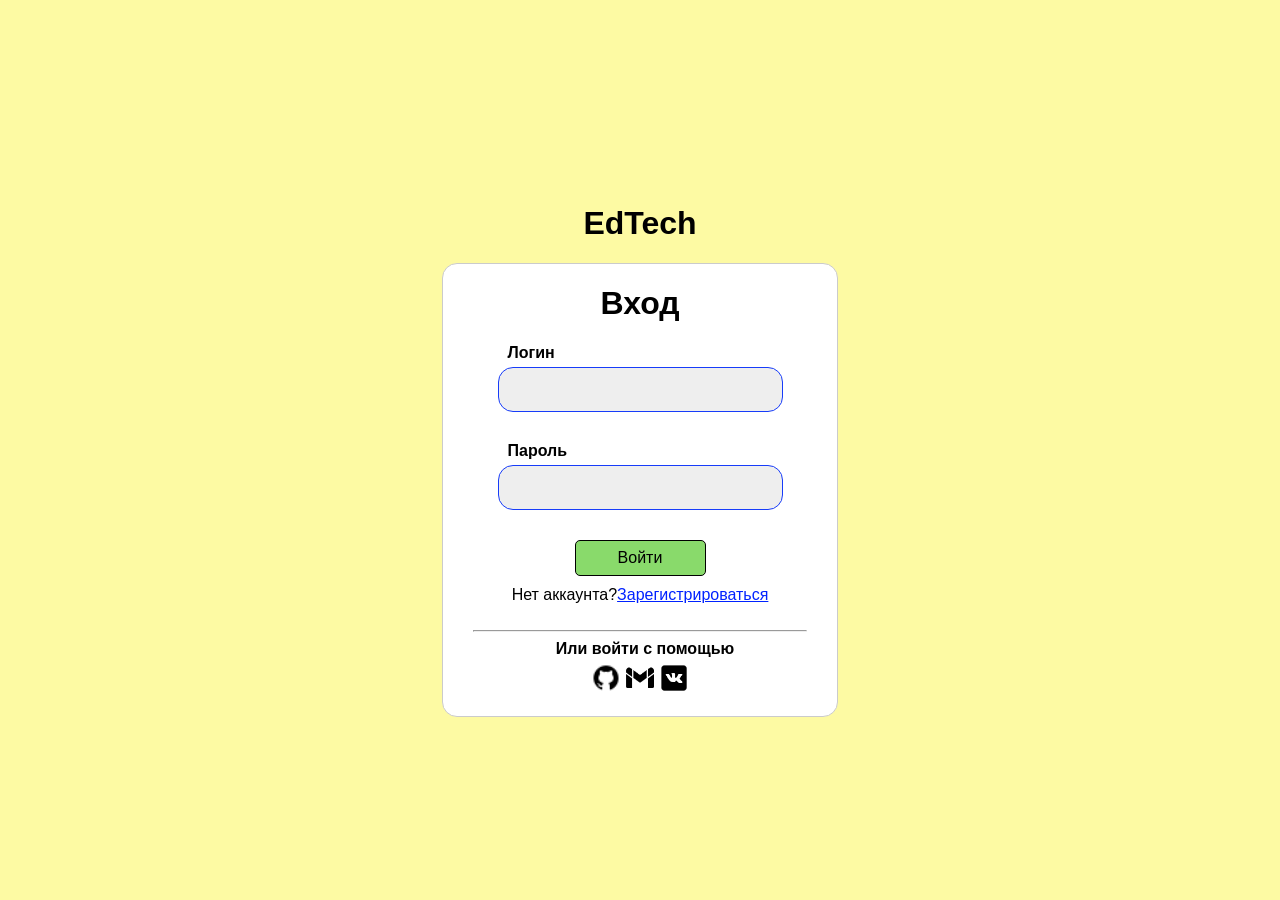
<file: index.html>
<!DOCTYPE html>
<html lang="en">
<head>
    <meta charset="UTF-8">
    <meta name="viewport" content="width=device-width, initial-scale=1.0">
    <link rel="stylesheet" href="style.css">
    <title>Document</title>
</head>
<body class="loginBody">
    <main class="loginMain">
        <h1>EdTech</h1>
        <div class="loginForm">
            <h1>Вход</h1>
            <div>
                <label>Логин</label>
                <input type="text">
            </div>
            <div>
                <label>Пароль</label>
                <input type="text">
            </div>
            <a class="loginBtn" href="main.html">Войти</a>
            <span>Нет аккаунта?<a href="registration.html">Зарегистрироваться</a></span>
            <hr>
            <label>Или войти с помощью</label>
            <div>
                <img src="/image/github.png" alt="">
                <img src="./image/gmail.png" alt="">
                <img src="./image/vk.png" alt="">
            </div>
        </div>
    </main>
</body>
</html>
</file>
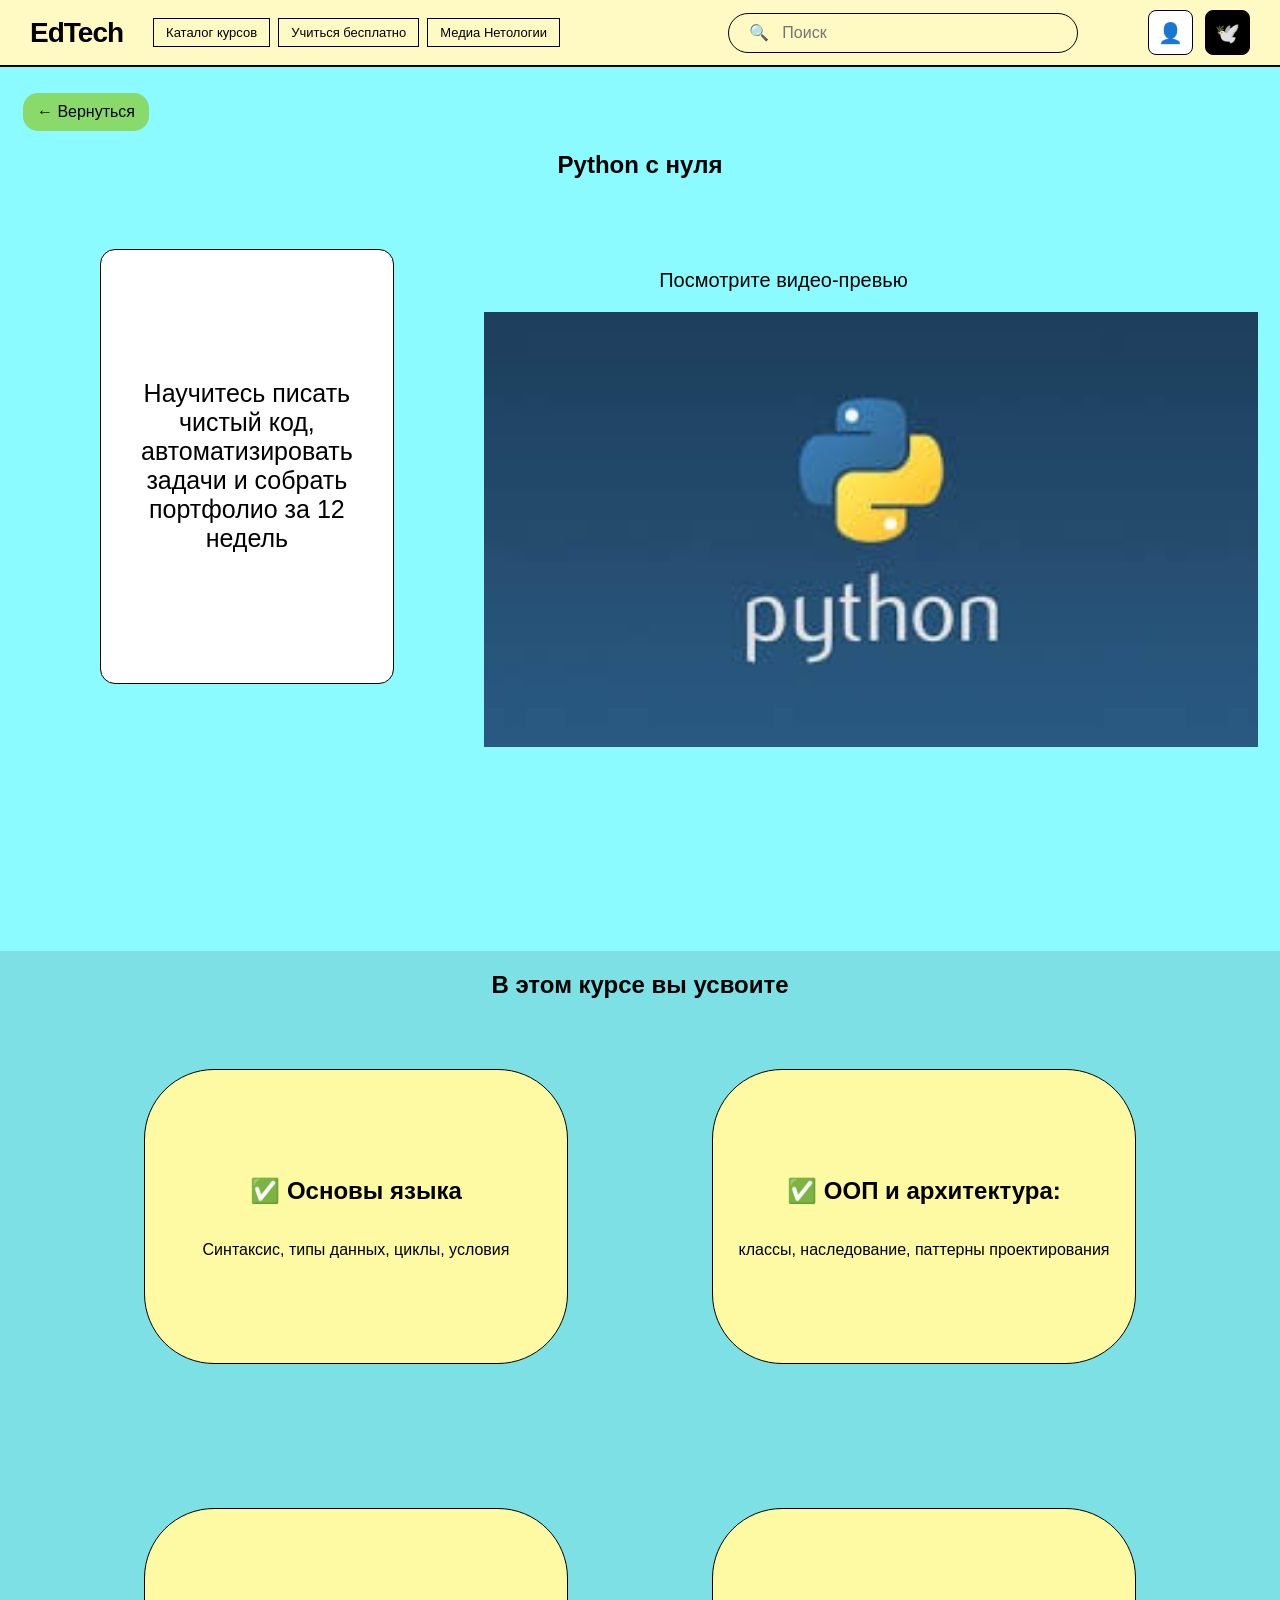
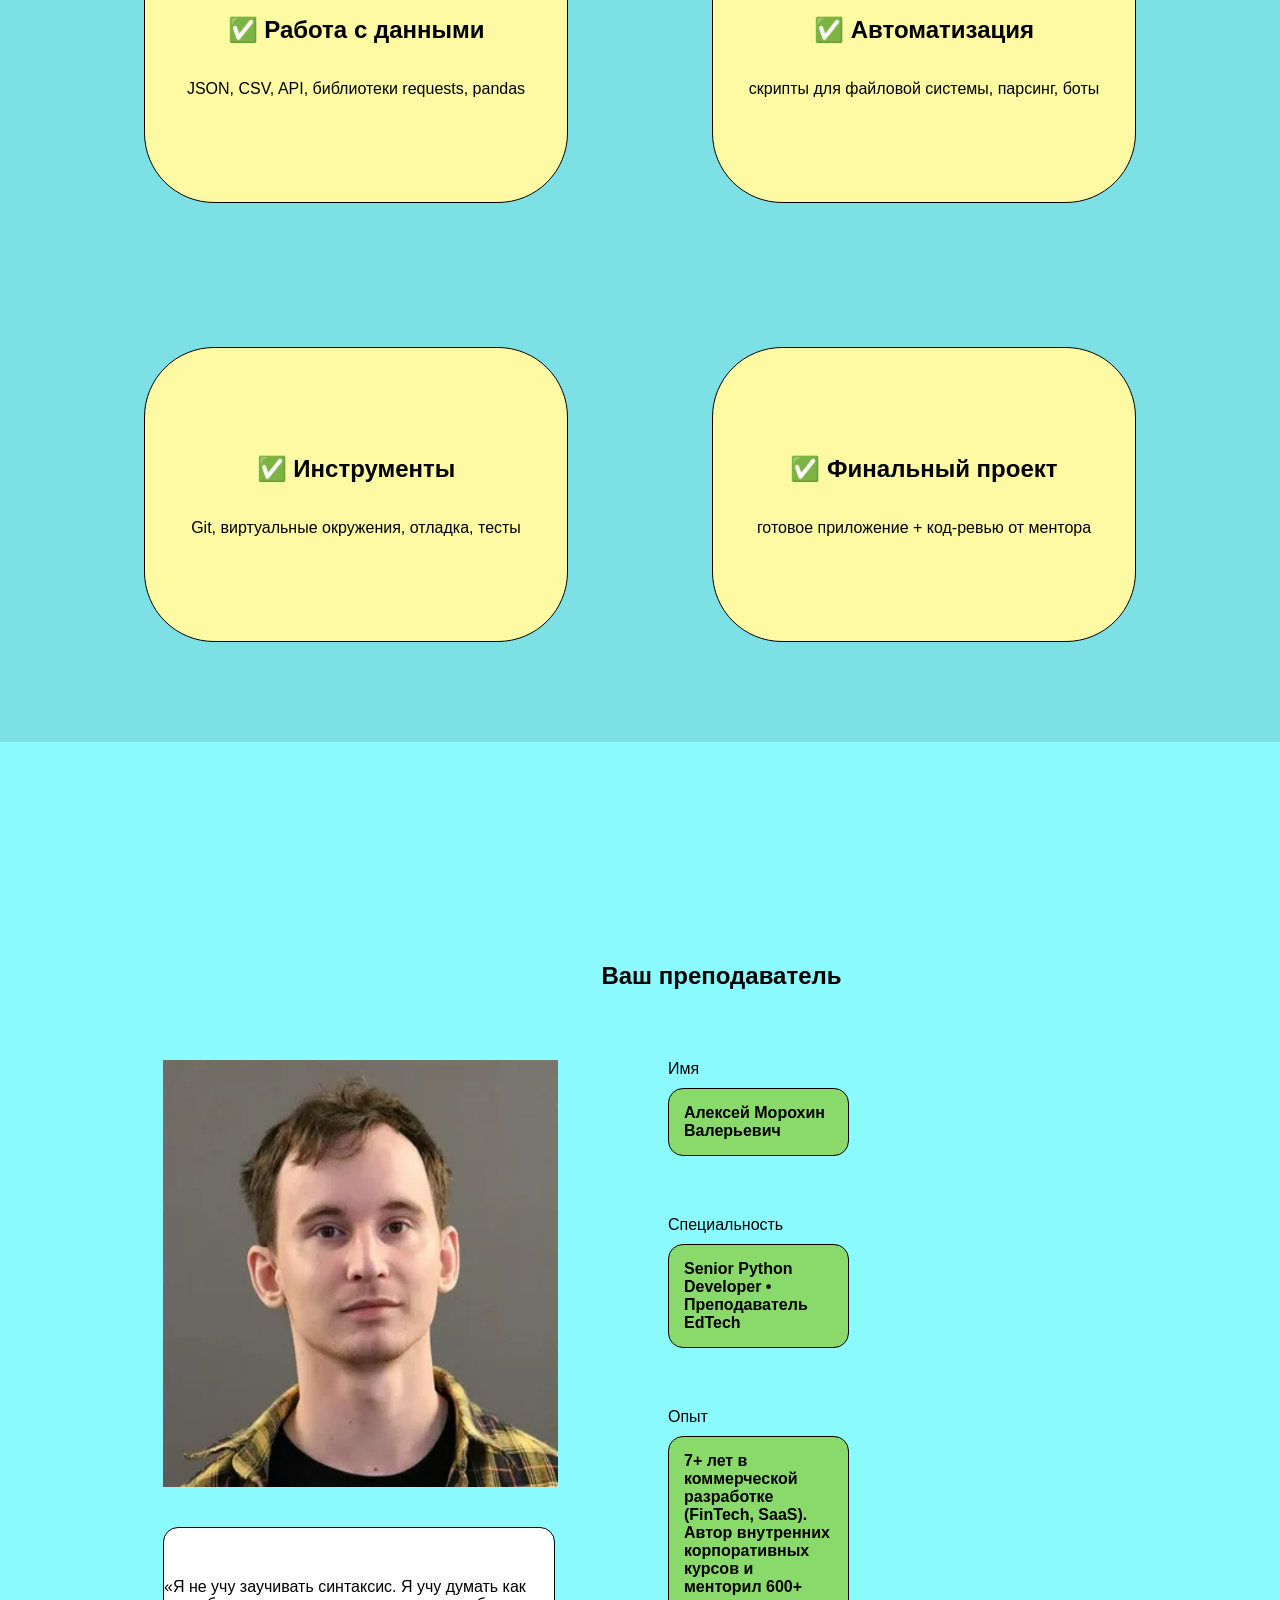
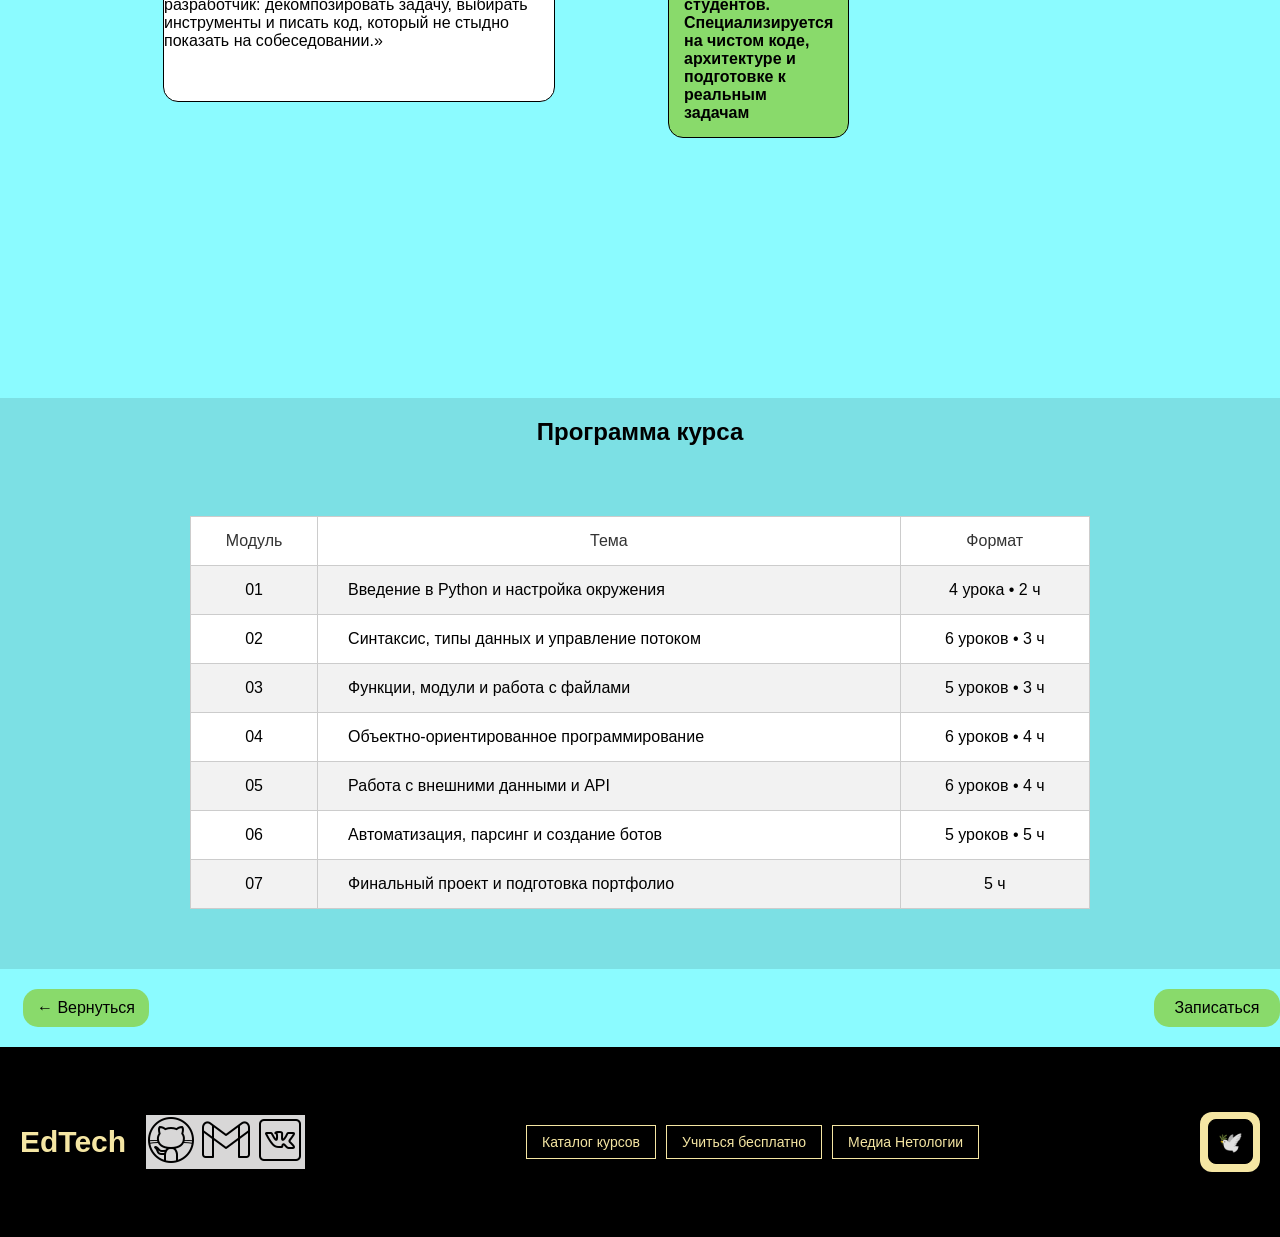
<file: course.html>
<!DOCTYPE html>
<html lang="en">

<head>
    <meta charset="UTF-8">
    <meta name="viewport" content="width=device-width, initial-scale=1.0">
    <link rel="stylesheet" href="style.css">
    <title>Document</title>
</head>

<body>
    <header class="main_header">

        <div class="header_left">
            <div class="logo">EdTech</div>
            <nav class="header">
                <a href="" class="link">Каталог курсов</a>
                <a href="" class="link">Учиться бесплатно</a>
                <a href="" class="link">Медиа Нетологии</a>
            </nav>
        </div>

        <div class="header_right">
            <div class="search_box">
                <input type="text" class="search_input" placeholder="🔍   Поиск">
            </div>

            <div class="menu">
                <a href="profil.html" class="icon_btn">👤</a>
                <a href="index.html" class="icon_btnk">🕊️</a>
            </div>
        </div>
    </header>


    <main>
        <section class="courseSection1">
            <a href="main.html" class="backBtn">← Вернуться</a>
            <h1>Python с нуля</h1>
            
            <div>
                <div class="section1Text">
                    <label>Научитесь писать чистый код, автоматизировать задачи и собрать портфолио за 12 недель</label>
                </div>
                <div>
                    <p>Посмотрите видео-превью</p>
                    <img src="./image/python.jpeg" alt="">
                </div>
            </div>
        </section>
        <section class="courseSection2">
            <h1>В этом курсе вы усвоите</h1>
            <div class="cardList">
                <div>
                    <h1>✅ Основы языка</h1>
                    <p>Синтаксис, типы данных, циклы, условия</p>
                </div>
                <div>
                    <h1>✅ ООП и архитектура:</h1>
                    <p>классы, наследование, паттерны проектирования</p>
                </div>
                <div>
                    <h1>✅ Работа с данными</h1>
                    <p>JSON, CSV, API, библиотеки requests, pandas</p>
                </div>
                <div>
                    <h1>✅ Автоматизация</h1>
                    <p>скрипты для файловой системы, парсинг, боты</p>
                </div>
                <div>
                    <h1>✅ Инструменты</h1>
                    <p> Git, виртуальные окружения, отладка, тесты</p>
                </div>
                <div>
                    <h1>✅ Финальный проект</h1>
                    <p> готовое приложение + код-ревью от ментора</p>
                </div>
            </div>
        </section>
        <section class="courseSection3">
            <h1>Ваш преподаватель</h1>
            <div>
                <div class="photo">
                    <img src="./image/препод.webp" alt="">
                    <label>«Я не учу заучивать синтаксис. Я учу думать как разработчик: декомпозировать задачу, выбирать
                        инструменты и писать код, который не стыдно показать на собеседовании.»</label>
                </div>
                <div class="infPrepod">
                    <span>Имя</span>
                    <label>Алексей Морохин Валерьевич</label>

                    <span>Специальность</span>
                    <label>Senior Python Developer • Преподаватель EdTech</label>

                    <span>Опыт</span>
                    <label>7+ лет в коммерческой разработке (FinTech, SaaS). Автор внутренних корпоративных курсов и
                        менторил 600+ студентов. Специализируется на чистом коде, архитектуре и подготовке к реальным
                        задачам</label>
                </div>
            </div>
        </section>
        <section class="courseSection4">
            <h1>Программа курса</h1>
            <table>
                <thead>
                    <tr class="header-row">
                        <th>Модуль</th>
                        <th>Тема</th>
                        <th>Формат</th>
                    </tr>
                </thead>
                <tbody>
                    <tr>
                        <td>01</td>
                        <td>Введение в Python и настройка окружения</td>
                        <td>4 урока • 2 ч</td>
                    </tr>
                    <tr>
                        <td>02</td>
                        <td>Синтаксис, типы данных и управление потоком</td>
                        <td>6 уроков • 3 ч</td>
                    </tr>
                    <tr>
                        <td>03</td>
                        <td>Функции, модули и работа с файлами</td>
                        <td>5 уроков • 3 ч</td>
                    </tr>
                    <tr>
                        <td>04</td>
                        <td>Объектно-ориентированное программирование</td>
                        <td>6 уроков • 4 ч</td>
                    </tr>
                    <tr>
                        <td>05</td>
                        <td>Работа с внешними данными и API</td>
                        <td>6 уроков • 4 ч</td>
                    </tr>
                    <tr>
                        <td>06</td>
                        <td>Автоматизация, парсинг и создание ботов</td>
                        <td>5 уроков • 5 ч</td>
                    </tr>
                    <tr>
                        <td>07</td>
                        <td>Финальный проект и подготовка портфолио</td>
                        <td>5 ч</td>
                    </tr>
                </tbody>
            </table>

        </section>
        <div class="courseBtn">
            <a href="main.html" class="backBtn">← Вернуться</a>
            <a class="backBtn">Записаться</a>
        </div>

    </main>


    <footer class="footer">
        <div class="footer-container">

            <div class="footer-left">
                <span class="footer-brand">EdTech</span>
                <div class="icons">
                    <img src="./image/githubw.png" alt="">
                    <img src="./image/gmailw.png" alt="">
                    <img src="./image/vkw.png" alt="">
                </div>
            </div>


            <div class="footer-middle">
                <a href="" class="footer-btn">Каталог курсов</a>
                <a href="" class="footer-btn">Учиться бесплатно</a>
                <a href="" class="footer-btn">Медиа Нетологии</a>
            </div>


            <div class="footer-right">
                <div class="swift-logo">
                    <a href="index.html" class="icon_btnk">🕊️</a>
                </div>
            </div>
        </div>
    </footer>
</body>

</html>
</file>
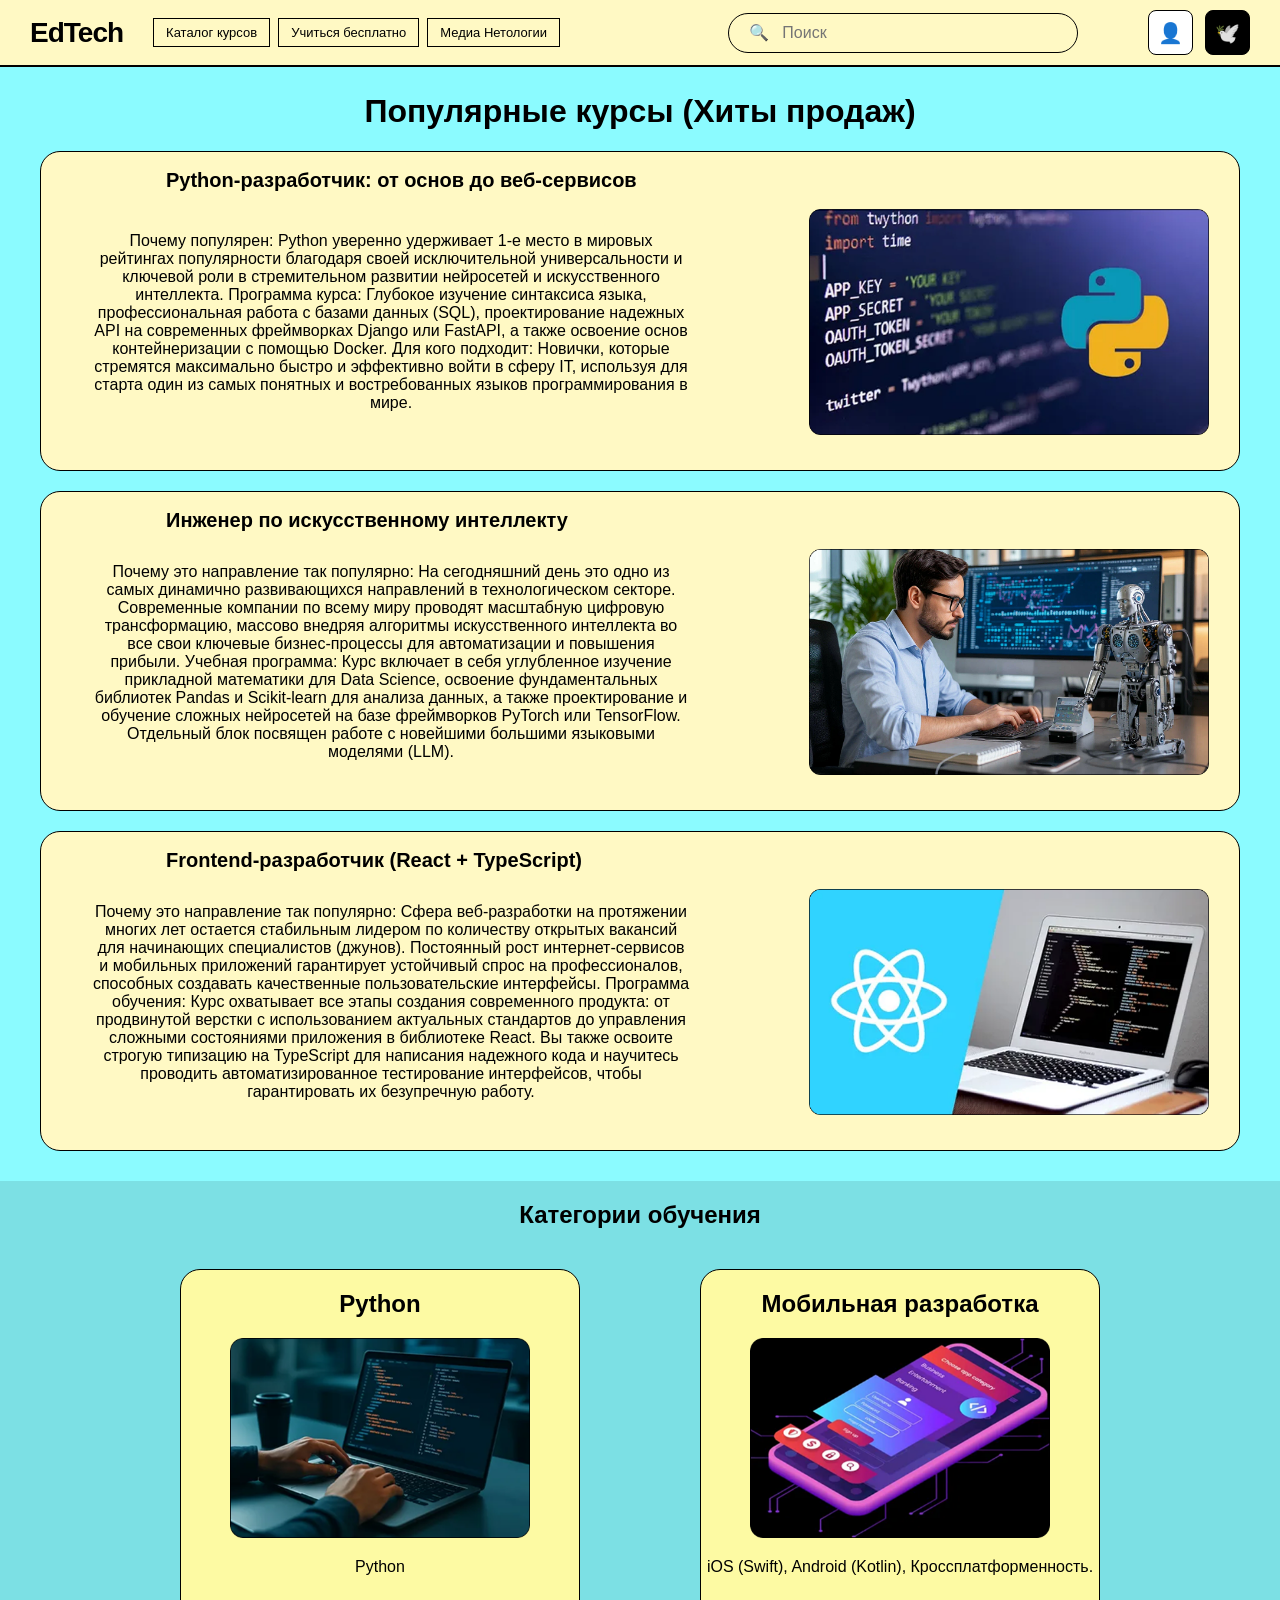
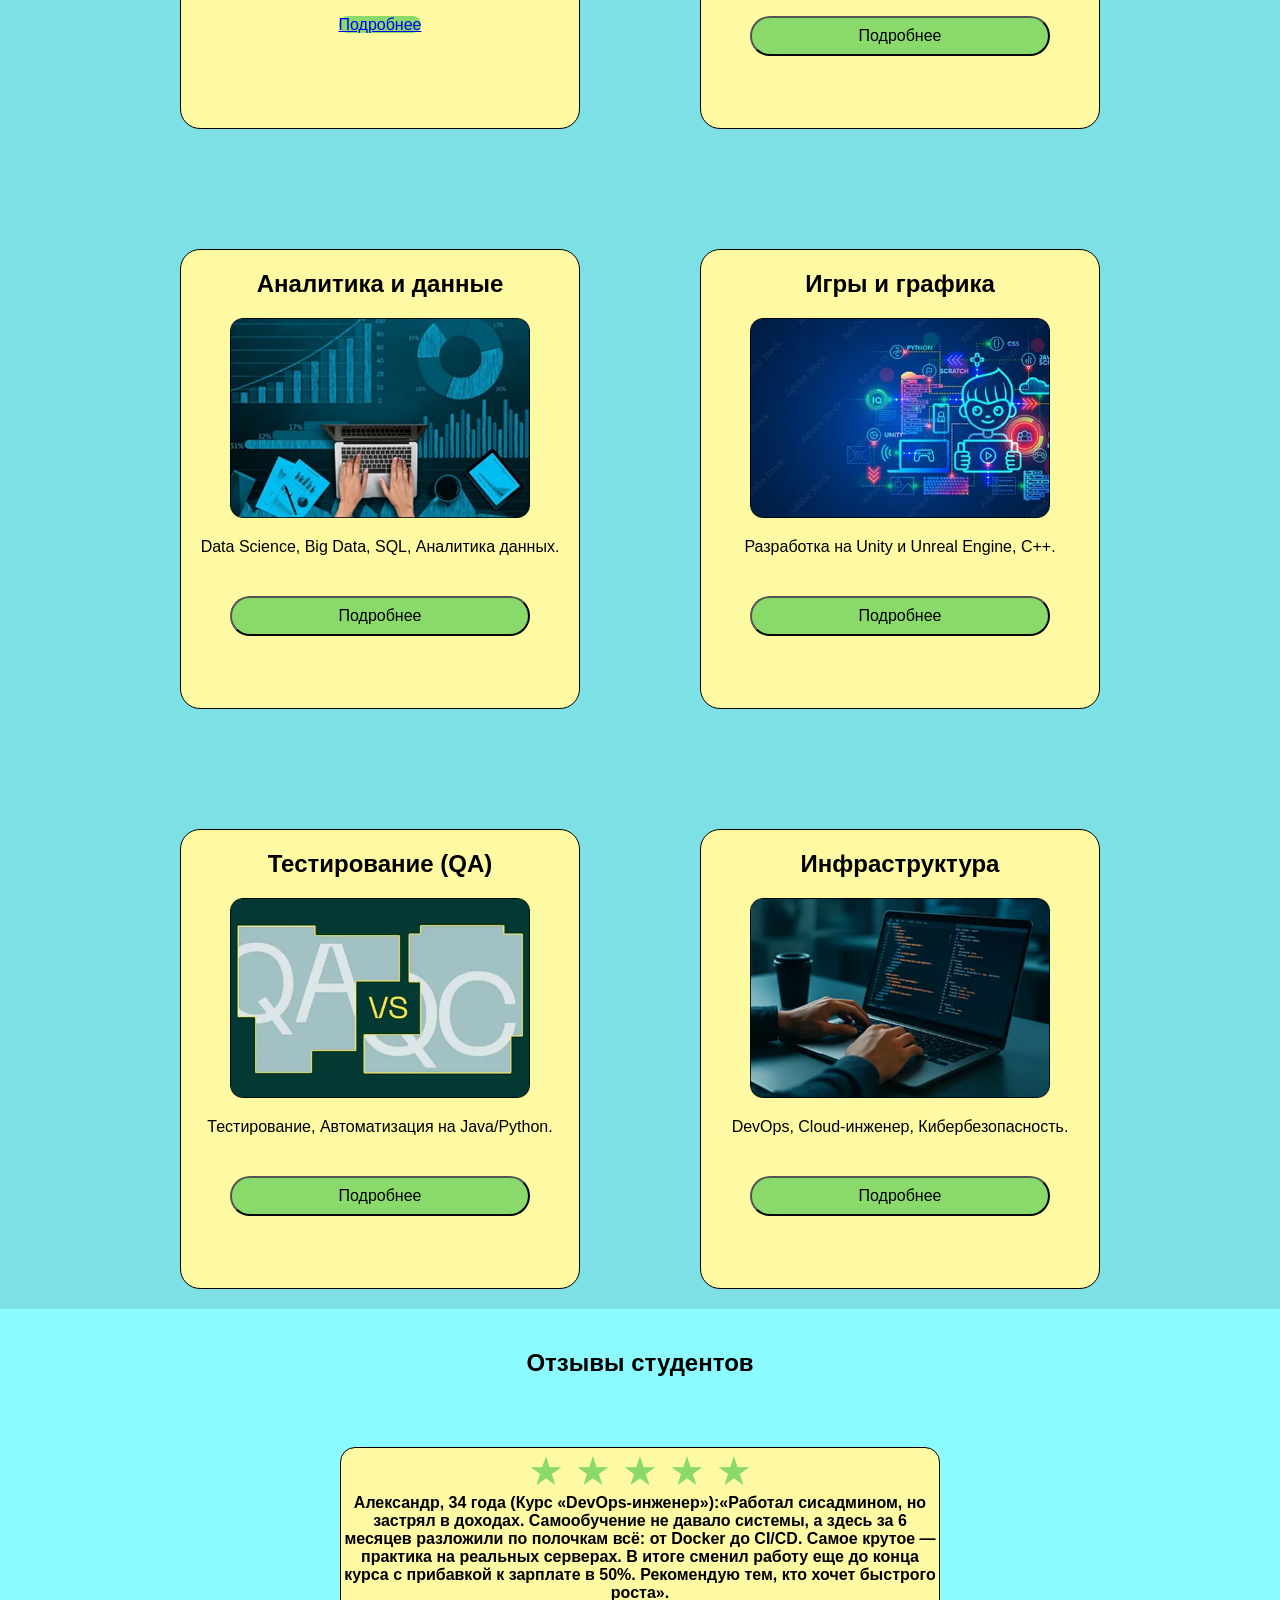
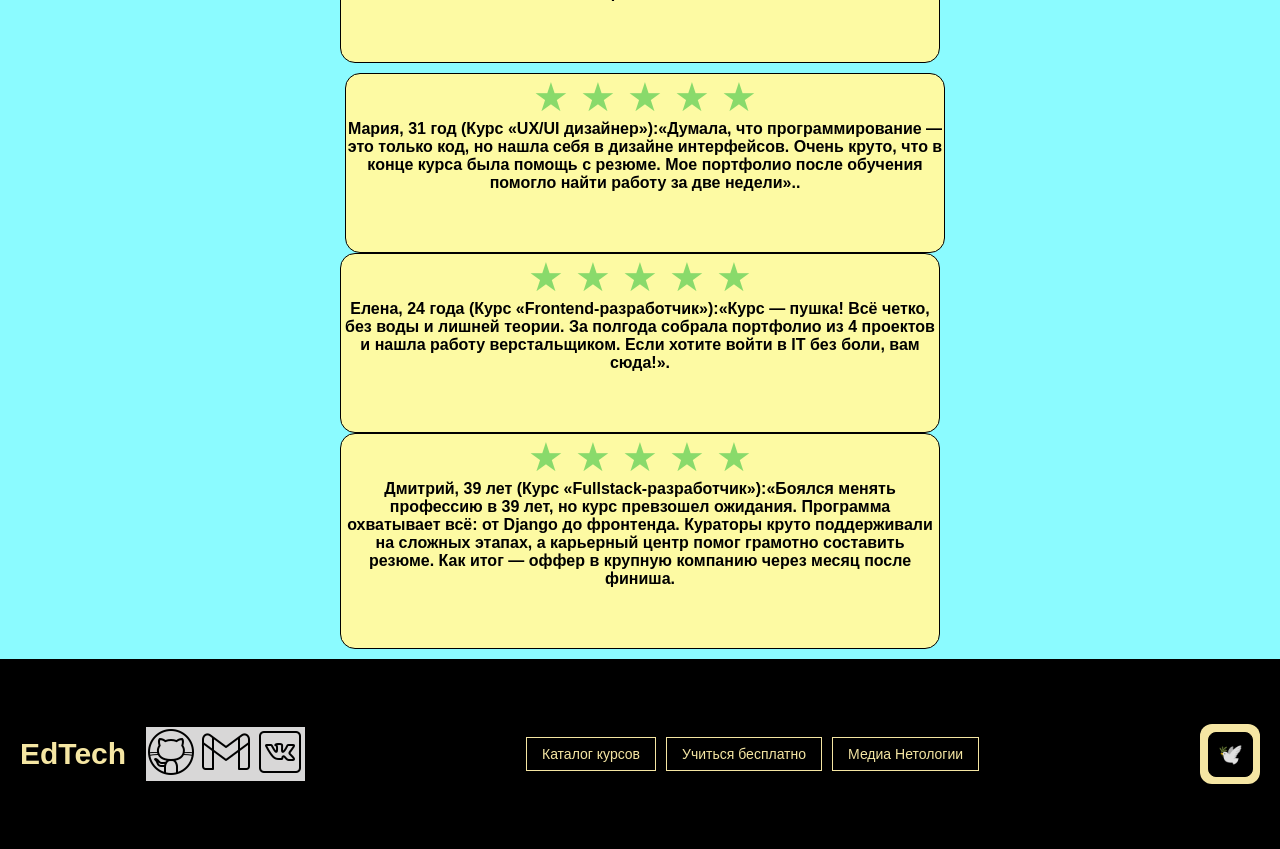
<file: main.html>
<!DOCTYPE html>
<html lang="en">

<head>
    <meta charset="UTF-8">
    <meta name="viewport" content="width=device-width, initial-scale=1.0">
    <link rel="stylesheet" href="style.css">
    <title>Document</title>
</head>

<body>
    <header class="main_header">

        <div class="header_left">
            <div class="logo">EdTech</div>
            <nav class="header">
                <a href="" class="link">Каталог курсов</a>
                <a href="" class="link">Учиться бесплатно</a>
                <a href="" class="link">Медиа Нетологии</a>
            </nav>
        </div>

        <div class="header_right">
            <div class="search_box">
                <input type="text" class="search_input" placeholder="🔍   Поиск">
            </div>

            <div class="menu">
                <a href="profil.html" class="icon_btn">👤</a>
                <a href="index.html" class="icon_btnk">🕊️</a>
            </div>
        </div>
    </header>










    <main>
        <h1 class="text1">Популярные курсы (Хиты продаж)</h1>
        <section class="mainSection1">

            <div class="card">
                <h1>Python-разработчик: от основ до веб-сервисов</h1>

                <div class="container">
                    <span>Почему популярен: Python уверенно удерживает 1-е место в мировых рейтингах популярности
                        благодаря
                        своей исключительной универсальности и ключевой роли в стремительном развитии нейросетей и
                        искусственного интеллекта.
                        Программа курса: Глубокое изучение синтаксиса языка, профессиональная работа с базами данных
                        (SQL),
                        проектирование надежных API на современных фреймворках Django или FastAPI, а также освоение
                        основ
                        контейнеризации с помощью Docker.
                        Для кого подходит: Новички, которые стремятся максимально быстро и эффективно войти в сферу IT,
                        используя для старта один из самых понятных и востребованных языков программирования в мире.
                    </span>
                    <div>
                        <img src="./image/python.png" alt="">
                    </div>
                </div>

            </div>
            <div class="card1">
                <h1>Инженер по искусственному интеллекту </h1>
                <div class="container1">
                    <span>Почему это направление так популярно: На сегодняшний день это одно из самых динамично
                        развивающихся направлений в технологическом секторе. Современные компании по всему миру проводят
                        масштабную цифровую трансформацию, массово внедряя алгоритмы искусственного интеллекта во все
                        свои
                        ключевые бизнес-процессы для автоматизации и повышения прибыли.
                        Учебная программа: Курс включает в себя углубленное изучение прикладной математики для Data
                        Science,
                        освоение фундаментальных библиотек Pandas и Scikit-learn для анализа данных, а также
                        проектирование
                        и обучение сложных нейросетей на базе фреймворков PyTorch или TensorFlow. Отдельный блок
                        посвящен
                        работе с новейшими большими языковыми моделями (LLM).
                    </span>
                    <div>
                        <img src="./image/tipok.png" alt="">
                    </div>
                </div>

            </div>
            </div>
            <div class="card2">
                <h1>Frontend-разработчик (React + TypeScript) </h1>
                <div class="container2">
                    <span>Почему это направление так популярно: Сфера веб-разработки на протяжении многих лет остается
                        стабильным лидером по количеству открытых вакансий для начинающих специалистов (джунов).
                        Постоянный
                        рост интернет-сервисов и мобильных приложений гарантирует устойчивый спрос на профессионалов,
                        способных создавать качественные пользовательские интерфейсы.
                        Программа обучения: Курс охватывает все этапы создания современного продукта: от продвинутой
                        верстки
                        с использованием актуальных стандартов до управления сложными состояниями приложения в
                        библиотеке
                        React. Вы также освоите строгую типизацию на TypeScript для написания надежного кода и научитесь
                        проводить автоматизированное тестирование интерфейсов, чтобы гарантировать их безупречную
                        работу.
                    </span>
                    <div>
                        <img src="./image/comp.png" alt="">
                    </div>
                </div>

            </div>
        </section>



        <section class="category">
            <h1>Категории обучения</h1>
            <div class="categoryList">
                <div class="categoryCard">
                    <h1>Python</h1>
                    <div>
                        <img src="./image/1.png" alt="">
                    </div>
                    <p>Python</p>

                    <div>
                        <a href="course.html" class="podrob">Подробнее</a>
                    </div>
                </div>

                <div class="categoryCard">
                    <h1>Мобильная разработка</h1>
                    <div>
                        <img src="./image/2.png" alt="">
                    </div>
                    <p>iOS (Swift), Android (Kotlin), Кроссплатформенность.</p>
                    <div>
                        <button class="podrob">Подробнее</button>
                    </div>
                </div>
                <div class="categoryCard">
                    <h1>Аналитика и данные</h1>
                    <div>
                        <img src="./image/3.png" alt="">
                    </div>
                    <p>Data Science, Big Data, SQL, Аналитика данных.</p>
                    <div>
                        <button class="podrob">Подробнее</button>
                    </div>
                </div>
                <div class="categoryCard">
                    <h1>Игры и графика</h1>
                    <div>
                        <img src="./image/4.png" alt="">
                    </div>
                    <p>Разработка на Unity и Unreal Engine, С++.</p>
                    <div>
                        <button class="podrob">Подробнее</button>
                    </div>
                </div>
                <div class="categoryCard">
                    <h1>Тестирование (QA)</h1>
                    <div>
                        <img src="./image/5.png" alt="">
                    </div>
                    <p>Тестирование, Автоматизация на Java/Python.</p>
                    <div>
                        <button class="podrob">Подробнее</button>
                    </div>
                </div>
                <div class="categoryCard">
                    <h1>Инфраструктура</h1>
                    <div>
                        <img src="./image/1.png" alt="">
                    </div>
                    <p>DevOps, Cloud-инженер, Кибербезопасность.</p>
                    <div>
                        <button class="podrob">Подробнее</button>
                    </div>
                </div>
            </div>
        </section>
        <section class="mainSection3">
            <h1>Отзывы студентов</h1>
            <div class="commentCardList">
                <div class="commentCard1">
                    <span>★ ★ ★ ★ ★</span>
                    <label>Александр, 34 года (Курс «DevOps-инженер»):«Работал сисадмином, но застрял в доходах.
                        Самообучение не давало системы, а здесь за 6 месяцев разложили по полочкам всё: от Docker до
                        CI/CD. Самое крутое — практика на реальных серверах. В итоге сменил работу еще до конца курса с
                        прибавкой к зарплате в 50%. Рекомендую тем, кто хочет быстрого роста».</label>
                </div>
                <div class="commentCard2">
                    <span>★ ★ ★ ★ ★</span>
                    <label>Мария, 31 год (Курс «UX/UI дизайнер»):«Думала, что программирование — это только код, но
                        нашла себя в дизайне интерфейсов. Очень круто, что в конце курса была помощь с резюме. Мое
                        портфолио после обучения помогло найти работу за две недели»..</label>
                </div>
                <div class="commentCard2" id="comment3">
                    <span>★ ★ ★ ★ ★</span>
                    <label>Елена, 24 года (Курс «Frontend-разработчик»):«Курс — пушка! Всё четко, без воды и лишней
                        теории. За полгода собрала портфолио из 4 проектов и нашла работу верстальщиком. Если хотите
                        войти в IT без боли, вам сюда!».</label>
                </div>
                <div class="commentCard1">
                    <span>★ ★ ★ ★ ★</span>
                    <label>Дмитрий, 39 лет (Курс «Fullstack-разработчик»):«Боялся менять профессию в 39 лет, но курс
                        превзошел ожидания. Программа охватывает всё: от Django до фронтенда. Кураторы круто
                        поддерживали на сложных этапах, а карьерный центр помог грамотно составить резюме. Как итог —
                        оффер в крупную компанию через месяц после финиша.</label>
                </div>
            </div>
        </section>
    </main>











    <footer class="footer">
        <div class="footer-container">

            <div class="footer-left">
                <span class="footer-brand">EdTech</span>
                <div class="icons">
                    <img src="./image/githubw.png" alt="">
                    <img src="./image/gmailw.png" alt="">
                    <img src="./image/vkw.png" alt="">
                </div>
            </div>


            <div class="footer-middle">
                <a href="" class="footer-btn">Каталог курсов</a>
                <a href="" class="footer-btn">Учиться бесплатно</a>
                <a href="" class="footer-btn">Медиа Нетологии</a>
            </div>


            <div class="footer-right">
                <div class="swift-logo">
                    <a href="index.html" class="icon_btnk">🕊️</a>
                </div>
            </div>
        </div>
    </footer>
</body>

</html>
</file>
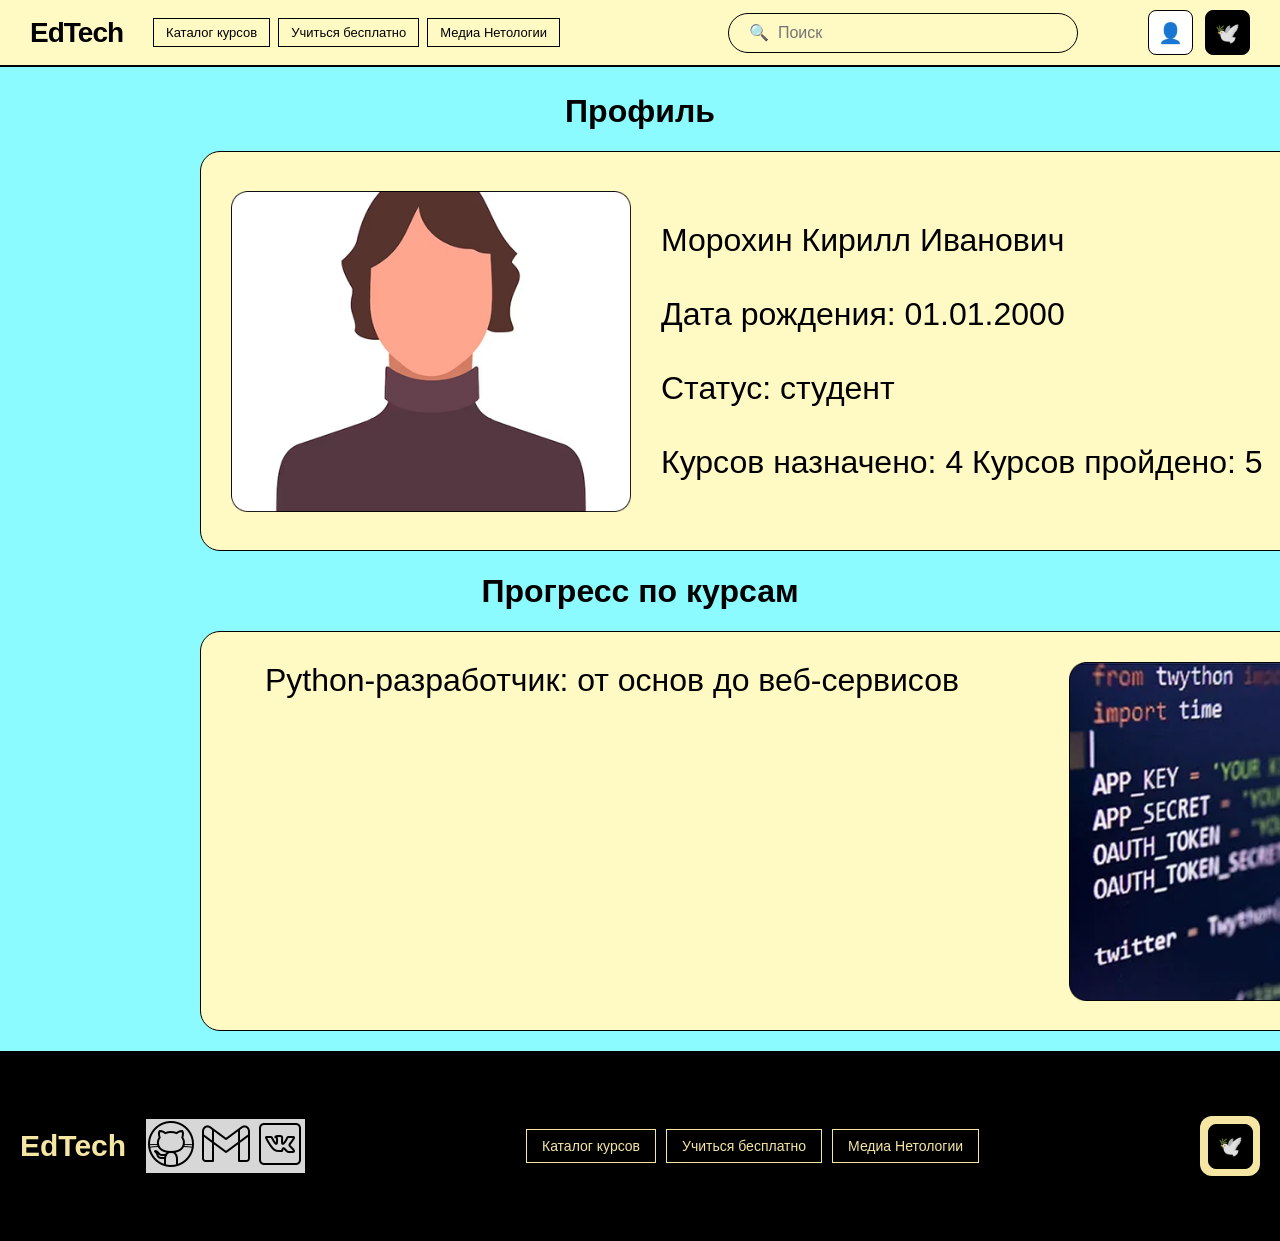
<file: profil.html>
<!DOCTYPE html>
<html lang="en">

<head>
    <meta charset="UTF-8">
    <meta name="viewport" content="width=device-width, initial-scale=1.0">
    <link rel="stylesheet" href="style.css">
    <title>Document</title>
</head>

<body>
    <header class="main_header">

        <div class="header_left">
            <div class="logo">EdTech</div>
            <nav class="header">
                <a href="main.html" class="link">Каталог курсов</a>
                <a href="" class="link">Учиться бесплатно</a>
                <a href="" class="link">Медиа Нетологии</a>
            </nav>
        </div>

        <div class="header_right">
            <div class="search_box">
                <input type="text" class="search_input" placeholder="🔍  Поиск">
                
            </div>

            <div class="menu">
                <a href="" class="icon_btn">👤</a>
                <a href="" class="icon_btnk">🕊️</a>
            </div>
        </div>
    </header>

    <main>
         <h1 class="text1">Профиль</h1>
         <div class="profcont">
            
                
            <img src="./image/123.png" alt="">
            <span>
                 Морохин Кирилл Иванович <br> <br>
                 Дата рождения: 01.01.2000 <br> <br>
                 Статус: студент <br> <br>
                 Курсов назначено: 4             Курсов пройдено: 5
            </span>
              
         </div>
         <h1 class="text1">Прогресс по курсам</h1>   
         <div class="profcont1">
            <span> 
                Python-разработчик: от основ до веб-сервисов
                
            </span>
            <img src="./image/python.png" alt="">
         </div>
       

    </main>

    <footer class="footer">
        <div class="footer-container">

            <div class="footer-left">
                <span class="footer-brand">EdTech</span>
                <div class="icons">
                    <img src="./image/githubw.png" alt="">
                    <img src="./image/gmailw.png" alt="">
                    <img src="./image/vkw.png" alt="">
                </div>
            </div>


            <div class="footer-middle">
                <a href="" class="footer-btn">Каталог курсов</a>
                <a href="" class="footer-btn">Учиться бесплатно</a>
                <a href="" class="footer-btn">Медиа Нетологии</a>
            </div>


            <div class="footer-right">
                <div class="swift-logo">
                    <a href="index.html" class="icon_btnk">🕊️</a>
                </div>
            </div>
        </div>
    </footer>
</body>

</html>
</file>
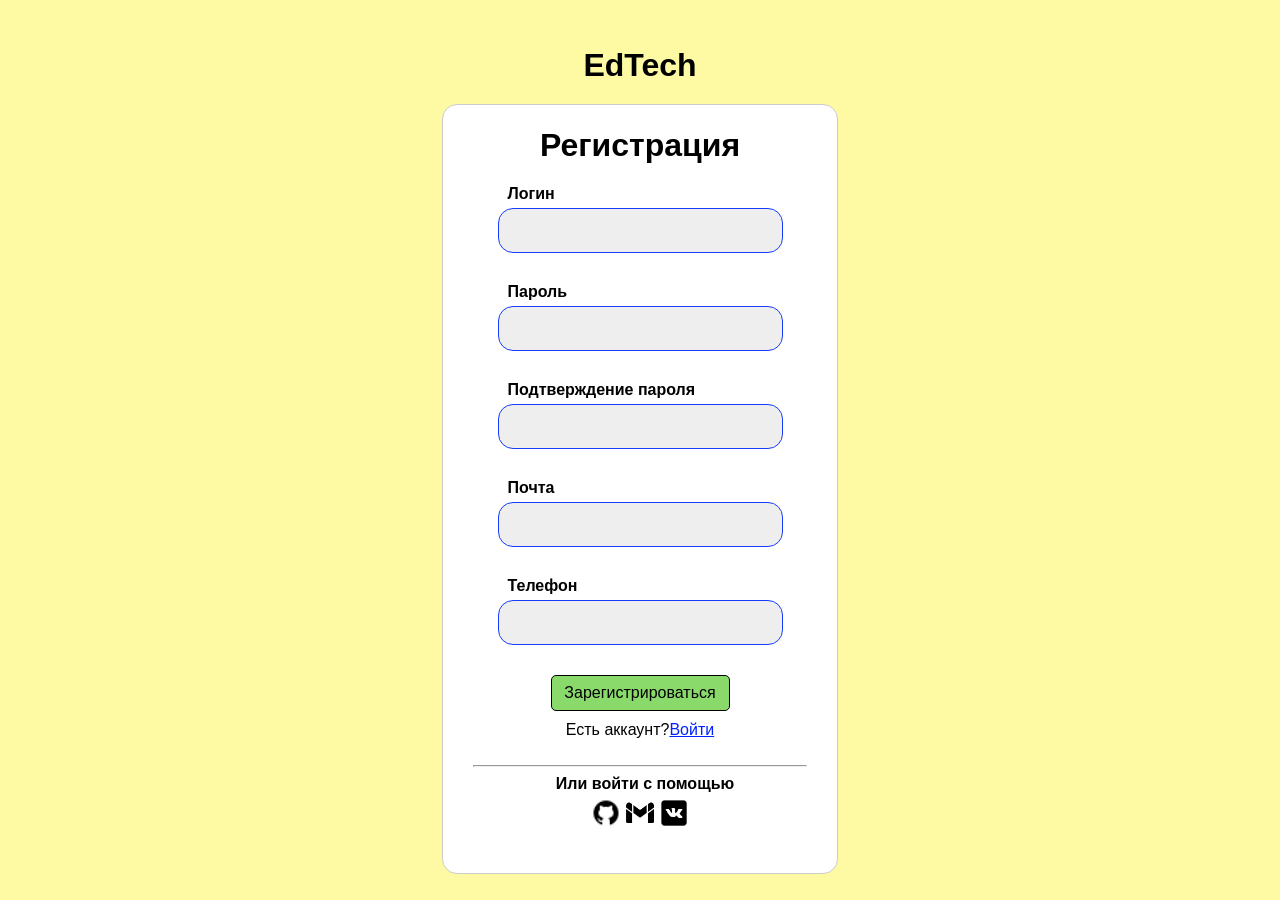
<file: registration.html>
<!DOCTYPE html>
<html lang="en">
<head>
    <meta charset="UTF-8">
    <meta name="viewport" content="width=device-width, initial-scale=1.0">
    <link rel="stylesheet" href="style.css">
    <title>Document</title>
</head>
<body class="regBody">
    <main class="regMain">
        <h1>EdTech</h1>
        <div class="regForm">
            <h1>Регистрация</h1>
            <div>
                <label>Логин</label>
                <input type="text">
            </div>
            <div>
                <label>Пароль</label>
                <input type="password">
            </div>
            <div>
                <label>Подтверждение пароля</label>
                <input type="password">
            </div>
            <div>
                <label>Почта</label>
                <input type="email">
            </div>
            <div>
                <label>Телефон</label>
                <input type="number">
            </div>
            <a class="regBtn" href="main.html">Зарегистрироваться</a>
            <span>Есть аккаунт?<a href="index.html">Войти</a></span>
            <hr>
            <label>Или войти с помощью</label>
            <div>
                <img src="/image/github.png" alt="">
                <img src="./image/gmail.png" alt="">
                <img src="./image/vk.png" alt="">
            </div>
        </div>
    </main>
</body>
</html>
</file>
<file: style.css>
* {
    box-sizing: border-box;
}

.loginBody,
.regBody {
    background-color: #FDFAA3;
    margin: 0;
    padding: 0;
}

.loginMain,
.regMain {
    display: flex;
    justify-content: center;
    flex-wrap: wrap;
    align-items: center;
    flex-direction: column;
    height: 900px;
}

.regMain>h1 {
    margin-bottom: 20px;
}

.loginForm {
    width: 396px;
    background-color: white;
    height: 454px;
    display: flex;
    align-items: center;
    flex-direction: column;
    border: 1px solid rgb(203, 203, 203);
    border-radius: 15px;
}

.regForm {
    width: 396px;
    background-color: white;
    height: 770px;
    display: flex;
    align-items: center;
    flex-direction: column;
    border: 1px solid rgb(203, 203, 203);
    border-radius: 15px;
}

.loginForm label,
.regForm label {
    display: flex;
    font-weight: bold;
    justify-content: left;
    margin-bottom: 5px;
    margin-left: 10px;
}

.loginForm input,
.regForm input {
    background-color: #EEEEEE;
    border: 1px solid #173CF9;
    border-radius: 15px;
    height: 45px;
    width: 285px;
    margin-bottom: 30px;
}

.loginForm a,
.regForm a {
    color: #0022FF;
}

a.loginBtn {
    text-decoration: none;
    width: 131px;
    height: 36px;
    background-color: #89DA6B;
    border-radius: 5px;
    border: 1px solid;
    margin-bottom: 10px;
    color: black;
    display: flex;
    justify-content: center;
    align-items: center;
}

a.regBtn {
    text-decoration: none;
    width: 179px;
    height: 36px;
    background-color: #89DA6B;
    border-radius: 5px;
    border: 1px solid;
    margin-bottom: 10px;
    color: black;
    display: flex;
    justify-content: center;
    align-items: center;
}



.loginForm span,
.regForm span {
    margin-bottom: 18px;
}

span+label {
    margin-bottom: 60px;
    font-weight: bold;
}

hr {
    width: 85%;
    color: black;
}

.loginForm img,
.regForm img {
    width: 30px;
}

body {
    margin: 0;
    padding: 0;
}

a.backBtn {
    margin-left: 23px;
    background-color: #89DA6B;
    width: 126px;
    height: 38px;
    border-radius: 15px;
    display: flex;
    color: black;
    text-decoration: none;
    justify-content: center;
    align-items: center;
}

.courseSection1 {
    width: 100%;
    display: flex;
    flex-wrap: wrap;
    margin-bottom: 200px;
}

.section1Text {
    background-color: white;
    border: 1px solid black;
    border-radius: 15px;
    width: 684px;
    height: 435px;
    display: flex;
    justify-content: center;
    align-items: center;
    padding: 0 40px;
    text-align: center;
}

.section1Text>label {
    font-size: 25px;
}

.courseSection1>h1,
.courseSection2>h1,
.courseSection3>h1,
.courseSection4>h1,
.mainSection3>h1 {
    width: 100%;
    text-align: center;
    margin-bottom: 70px;
}

.courseSection1>div {
    width: 100%;
    padding-left: 100px;
    padding-right: 90px;
    display: flex;
    justify-content: space-between;
    gap: 90px;
}

.courseSection1 img {
    width: 774px;
    height: 435px;
}

.courseSection1 p {
    width: 100%;
    display: flex;
    justify-content: end;
    padding-right: 350px;
    font-size: 20px;
}

.courseSection2 {
    width: 100%;
    display: flex;
    flex-wrap: wrap;
    margin-bottom: 200px;
    background-color: #7CE0E4;

}

.cardList {
    width: 100%;
    height: auto;
    display: flex;
    flex-wrap: wrap;
    justify-content: center;
    gap: 144px;
    margin-bottom: 100px;
}

.cardList>div {
    width: 424px;
    height: 295px;
    background-color: #FDFAA3;
    border: 1px solid black;
    border-radius: 70px;
    display: flex;
    flex-direction: column;
    justify-content: center;
    align-items: center;
}

.courseSection3 {
    width: 100%;
    display: flex;
    flex-wrap: wrap;
    margin-bottom: 200px;
    padding-left: 163px;
}

.courseSection3>div {
    width: 100%;
    height: auto;
    display: flex;
}

.photo {
    width: 395px;
    display: flex;
    flex-direction: column;
}

.photo>img {
    width: 395px;
    height: 427px;
}

.photo>label {
    margin-top: 40px;
    background-color: white;
    width: 392px;
    height: 175px;
    border: 1px solid black;
    display: flex;
    align-items: center;
    justify-content: center;
    border-radius: 15px;
}

.infPrepod {
    width: 100%;
    height: auto;
    display: flex;
    flex-direction: column;
    padding-left: 110px;
    padding-right: 500px;
}

.infPrepod span {
    display: flex;
    margin-bottom: 10px;
}

.infPrepod label {
    background-color: #89DA6B;
    padding: 15px;
    border-radius: 15px;
    border: 1px solid black;
    display: flex;
    width: fit-content;
}

.courseSection4 {
    width: 100%;
    height: auto;
    background-color: #7CE0E4;
    display: flex;
    flex-wrap: wrap;
    flex-direction: column;
}

.courseBtn {
    width: 100%;
    display: flex;
    justify-content: space-between;
    margin: 20px 0px;
}

table {
    width: 100%;
    max-width: 900px;
    border-collapse: collapse;
    background-color: white;
    margin: 0 auto;
    border: 1px solid #ccc;
    margin-bottom: 60px;
}

th,
td {
    padding: 15px;
    text-align: center;
    border: 1px solid #ccc;
}

th {
    font-weight: normal;
    color: #333;
}

tr {
    background-color: #f2f2f2;
}

tr:nth-child(even) {
    background-color: #ffffff;
}

td:nth-child(2) {
    text-align: left;
    padding-left: 30px;
}

.header-row {
    background-color: white !important;
}








.main_header {
    background-color: #FFF9C4;
    display: flex;
    justify-content: space-between;
    align-items: center;
    padding: 10px 30px;
    margin-bottom: 26px;
    border-bottom: 2px solid #000;
}

.header_left {
    display: flex;
    align-items: center;
    gap: 15px;
}

.logo {
    font-size: 28px;
    font-weight: 900;
    color: #000;
    margin-right: 15px;
    letter-spacing: -1px;
}

.header {
    display: flex;
    gap: 8px;
}

.link {
    text-decoration: none;
    color: #000;
    border: 1px solid #000;
    padding: 6px 12px;
    font-size: 13px;
    transition: 0.2s;
}

.link:hover {
    background-color: rgba(0, 0, 0, 0.05);
}

.header_right {
    display: flex;
    align-items: center;
    gap: 20px;
    flex-grow: 1;
    justify-content: flex-end;
    margin-left: 40px;
}

.search_box {
    position: relative;
    width: 100%;
    max-width: 400px;
}

.search_input {
    width: 350px;
    border: 1px solid #000;
    border-radius: 25px;
    padding: 10px 40px 10px 20px;
    font-size: 16px;
    outline: none;
    background: transparent;
}




.menu {
    display: flex;
    gap: 12px;
}

.icons {
    background-color: rgb(216, 215, 215);
}

.icon_btn {
    display: flex;
    align-items: center;
    justify-content: center;
    width: 45px;
    height: 45px;
    border: 1.5px solid #000;
    border-radius: 8px;
    background: #fff;
    text-decoration: none;
    color: #000;
    font-size: 20px;
}


.icon_btnk {
    display: flex;
    align-items: center;
    justify-content: center;
    width: 45px;
    height: 45px;
    border: 1.5px solid #000;
    border-radius: 8px;
    background: #000000;
    text-decoration: none;
    color: #ffffff;
    font-size: 20px;
}



body {
    font-family: Arial, sans-serif;
    background-color: #8BFBFF;
}

.footer {
    background-color: #000000;

    padding: 65px 20px;
    color: #f5e6a3;
}

.footer-container {
    display: flex;
    justify-content: space-between;
    align-items: center;
    width: 100%;
    margin: 0 auto;
}


.footer-left {
    display: flex;
    align-items: center;
    gap: 20px;
}

.footer-brand {
    font-size: 30px;
    font-weight: bold;

}

.footer-middle {
    display: flex;
    gap: 10px;
}

.footer-btn {
    color: #f5e6a3;
    text-decoration: none;
    border: 1px solid #f5e6a3;
    padding: 8px 15px;
    font-size: 14px;

}

.footer-btn:hover {
    background-color: #f5e6a3;
    color: #000;
}


.footer-right .swift-logo {
    background-color: #f5e6a3;
    width: 60px;
    height: 60px;
    display: flex;
    justify-content: center;
    align-items: center;
    border-radius: 12px;
}

.text1 {
    text-align: center;

}

.container {
    width: 100%;
    height: auto;
    align-items: center;
    display: flex;
    justify-content: space-between;
    text-align: center;
    margin-left: 50px;
    margin-bottom: 1000px;
    padding: 0px;
}

.card {
    width: 1200px;
    height: 320px;
    background-color: #FFF9C4;
    align-items: center;
    justify-content: space-between;
    border: 1px solid #000;
    border-color: black;
    border-radius: 20px;
    margin-bottom: 20px;
    display: flex;
    flex-wrap: wrap;
    text-align: center;
    justify-content: center;
}

.mainSection1 {
    width: 100%;
    display: flex;
    flex-wrap: wrap;
    justify-content: center;
}

.card h1 {
    width: 100%;
    font-weight: bold;
    font-size: 20px;
    text-align: left;
    padding: 0px 125px;
    box-sizing: border-box q 100px;

}

.container span {
    width: 600px;
}

.card1 img {
    width: 400px;
    display: flex;
    margin-right: 30px;


}

.container1 {
    width: 100%;
    height: auto;
    align-items: center;
    display: flex;
    justify-content: space-between;
    text-align: center;
    margin-left: 50px;
    margin-bottom: 1000px;
    padding: 0px;


}

.card1 {
    width: 1200px;
    height: 320px;
    background-color: #FFF9C4;
    align-items: center;
    justify-content: space-between;
    border: 1px solid #000;
    border-color: black;
    border-radius: 20px;
    margin-bottom: 20px;
    display: flex;
    flex-wrap: wrap;
    text-align: center;
    justify-content: center;

}

.card1 h1 {
    width: 100%;
    font-weight: bold;
    font-size: 20px;
    text-align: left;
    padding: 0px 125px;
    box-sizing: border-box q 100px;

}

.container1 span {
    width: 600px;
}

.card img {
    width: 400px;
    display: flex;
    margin-right: 30px;


}

.container2 {
    width: 100%;
    height: auto;
    align-items: center;
    display: flex;
    justify-content: space-between;
    text-align: center;
    margin-left: 50px;
    margin-bottom: 1000px;
    padding: 0px;


}

.card2 {
    width: 1200px;
    height: 320px;
    background-color: #FFF9C4;
    align-items: center;
    justify-content: space-between;
    border: 1px solid #000;
    border-color: black;
    border-radius: 20px;
    margin-bottom: 30px;
    display: flex;
    flex-wrap: wrap;
    text-align: center;
    justify-content: center;

}

.card2 h1 {
    width: 100%;
    font-weight: bold;
    font-size: 20px;
    text-align: left;
    padding: 0px 125px;
    box-sizing: border-box q 100px;

}

.container2 span {
    width: 600px;
}

.card2 img {
    width: 400px;
    display: flex;
    margin-right: 30px;


}


.category {
    width: 100%;
    height: auto;
    display: flex;
    flex-wrap: wrap;
    justify-content: center;
    gap: 20px;
    background-color: #7CE0E4;
    margin-bottom: 20px;
    text-align: center;
}

.categoryList {
    width: 100%;
    height: auto;
    display: flex;
    flex-wrap: wrap;
    justify-content: center;
    gap: 120px;
    margin-bottom: 20px;
}

.categoryCard {
    width: 400px;
    height: 460px;
    background-color: #FDFAA3;
    border: 1px solid black;
    border-radius: 20px;
    display: flex;
    flex-direction: column;
}

.categoryCard>p {
    margin-bottom: 40px;
}

.podrob {
    width: 300px;
    height: 40px;
    border-radius: 20px;
    border-color: #000;
    background-color: #89DA6B;
    font-size: medium;
}

.categoryList img {
    width: 300px;
}

.mainSection3 {
    width: 100%;
    height: auto;
    display: flex;
    flex-wrap: wrap;
    justify-content: center;
}

.commentCardList {
    width: 70%;
    height: auto;
    display: flex;
    flex-wrap: wrap;
    justify-content: center;
}

.commentCard1 {
    display: flex;
    flex-direction: column;
    text-align: center;
    width: 600px;
    height: fit-content;
    border: 1px solid black;
    border-radius: 15px;
    background-color: #FDFAA3;
    margin-bottom: 10px;
}

.commentCard2 {
    display: flex;
    flex-direction: column;
    text-align: center;
    width: 600px;
    height: fit-content;
    border: 1px solid black;
    border-radius: 15px;
    background-color: #FDFAA3;
    margin-left: 10px;
}

.mainSection3 span {
    font-size: 40px;
    color: #89DA6B;
}

#comment3 {
    margin-right: 10px;
}

.profcont {
    width: 1500px;
    height: 400px;
    background-color: #FFF9C4;
    align-items: center;
    justify-content: space-between;
    border: 1px solid #000;
    border-color: black;
    border-radius: 20px;
    margin-left: 200px;
    margin-bottom: 20px;
    display: flex;
    flex-wrap: wrap;
    text-align: left;
    justify-content: left;
    font-size: xx-large;
    padding-left: 30px;



}

.profcont>img {
    width: 400px;
    display: flex;
    margin-right: 30px;

}

.profcont1 {
    width: 1500px;
    height: 400px;
    background-color: #FFF9C4;
    align-items: self-start;
    justify-content: space-between;
    border: 1px solid #000;
    border-color: black;
    border-radius: 20px;
    margin-left: 200px;
    margin-bottom: 20px;
    display: flex;
    flex-wrap: wrap;
    text-align: right;
    justify-content: right;
    font-size: xx-large;
    padding-right: 30px;
    padding: 30px;
}

.profcont1>img {
    width: 600px;
    display: flex;
    margin-left: 30px;
}

.profcont1>span {
    margin-right: 80px;

}

@media (max-width: 720px) {

    .main_header,
    .footer-container {
        flex-direction: column;
        padding: 15px 15px;
        gap: 15px;
        text-align: center;
    }

    .header_left {
        flex-direction: column;
        gap: 15px;
    }

    .header {
        gap: 8px;
        justify-content: center;
    }

    .header_right {
        width: 100%;
        justify-content: center;
        gap: 15px;
        margin-left: 0;
    }

    .search_input {
        width: 100%;
        max-width: 330px;
    }

    .text1 {
        margin: 30px 0 25px;
    }

    .mainSection1 {
        padding: 0 15px;
    }

    .card,
    .card1,
    .card2 {
        width: 100%;
        height: auto;
        flex-direction: column;
        padding: 20px 15px;
        margin-bottom: 40px;
    }

    .container,
    .container1,
    .container2 {
        flex-direction: column;
        margin-left: 0;
        margin-bottom: 30px;
        gap: 25px;
        text-align: center;
    }

    .card h1,
    .card1 h1,
    .card2 h1 {
        font-size: 1.4rem;
        padding: 0 10px 15px;
        text-align: center;
    }

    .container span,
    .container1 span,
    .container2 span {
        width: 100%;
        font-size: 15px;
    }

    .card img,
    .card1 img,
    .card2 img {
        width: 100%;
        max-width: 420px;
        margin: 0 auto;
    }

    .commentCardList {
        gap: 15px;
    }


    .courseSection1 img {
        width: 400px;
        height: 200px;
    }

    .section1Text {
        background-color: white;
        border: 1px solid black;
        border-radius: 15px;
        width: 300px;
        height: 200px;
        display: flex;
        justify-content: center;
        align-items: center;
        padding: 0 40px;
        text-align: center;
    }

    .section1Text label {
        font-size: 15px;
    }

    .courseSection1>div {
        width: 100%;
        display: flex;
        padding-left: 20px;
        padding-right: 20px;
        flex-direction: column;
        justify-content: center;
        align-items: center;
        gap: 30px;
    }

    .courseSection1 p {
        width: 100%;
        display: flex;
        justify-content: center;
        padding-right: 0;
        font-size: 20px;
    }
    .profcont {
        width: 100%;
        height: auto;
        flex-direction: column;
        padding: 20px 15px;
        margin-bottom: 40px;
        font-size:medium;
        margin-left: 0;
       
        gap: 25px;
        text-align: center;


    }
    .profcont>span {
    margin-right: 30px;
    }
    .profcont1 {
        width: 100%;
        height: auto;
        flex-direction: column;
        padding: 20px 15px;
        margin-bottom: 40px;
        font-size:medium;
        margin-left: 0;
       
        gap: 25px;
        text-align: center; 
    }
    .profcont1>img{
        width: 300px;
        display:flex;
        margin-left: 50px;
    }
    .profcont1>span {
    margin-left: 70px;
    }
    .courseSection2{
        margin-bottom: 60px;
    }

    .courseSection3 {
        width: 100%;
        display: flex;
        flex-wrap: wrap;
        margin-bottom: 100px;
        padding-left: 0;
        
    }

    .courseSection3>div {
        width: 100%;
        height: auto;
        display: flex;
        flex-direction: column;
        
    }

    .photo {
        width: 100%;
        height: auto;
        display: flex;
        align-items: center;
        
    }

    .photo>img {
        width: 320px;
        height: 350px;
        display: flex;
    }

    .photo>label {
        margin-top: 40px;
        background-color: white;
        width: 300px;
        height: 135px;
        text-align: center;
        border: 1px solid black;
        display: flex;
        align-items: center;
        justify-content: center;
        border-radius: 15px;
        padding: 0px 0px;
    }

    .infPrepod {
        width: 100%;
        height: auto;
        display: flex;
        flex-direction: column;
        align-items: center;
        padding-left: 0;
        padding-right: 0;
    }

    .infPrepod span {
        display: flex;
        margin-bottom: 10px;
    }

    .infPrepod label {
        background-color: #89DA6B;
        padding: 15px;
        border-radius: 15px;
        border: 1px solid black;
        display: flex;
        width: fit-content;
    }

}
</file>
